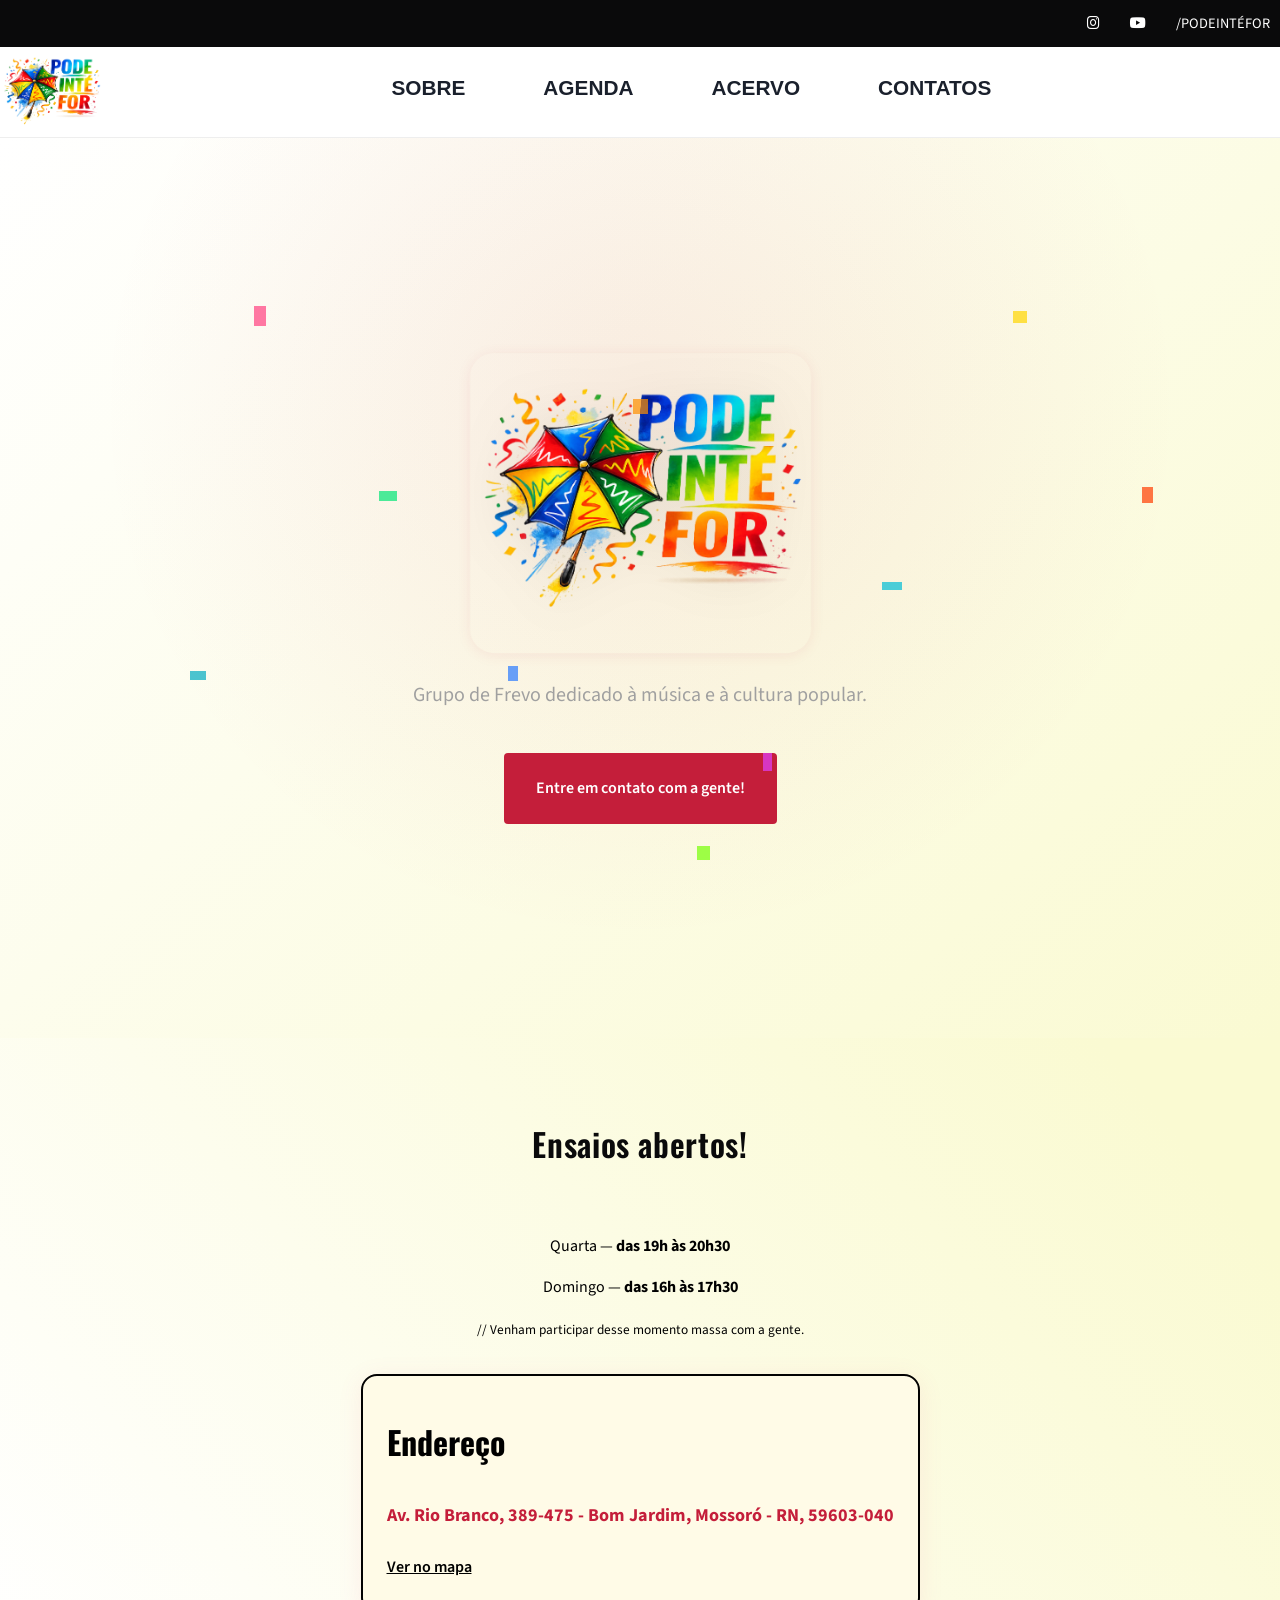
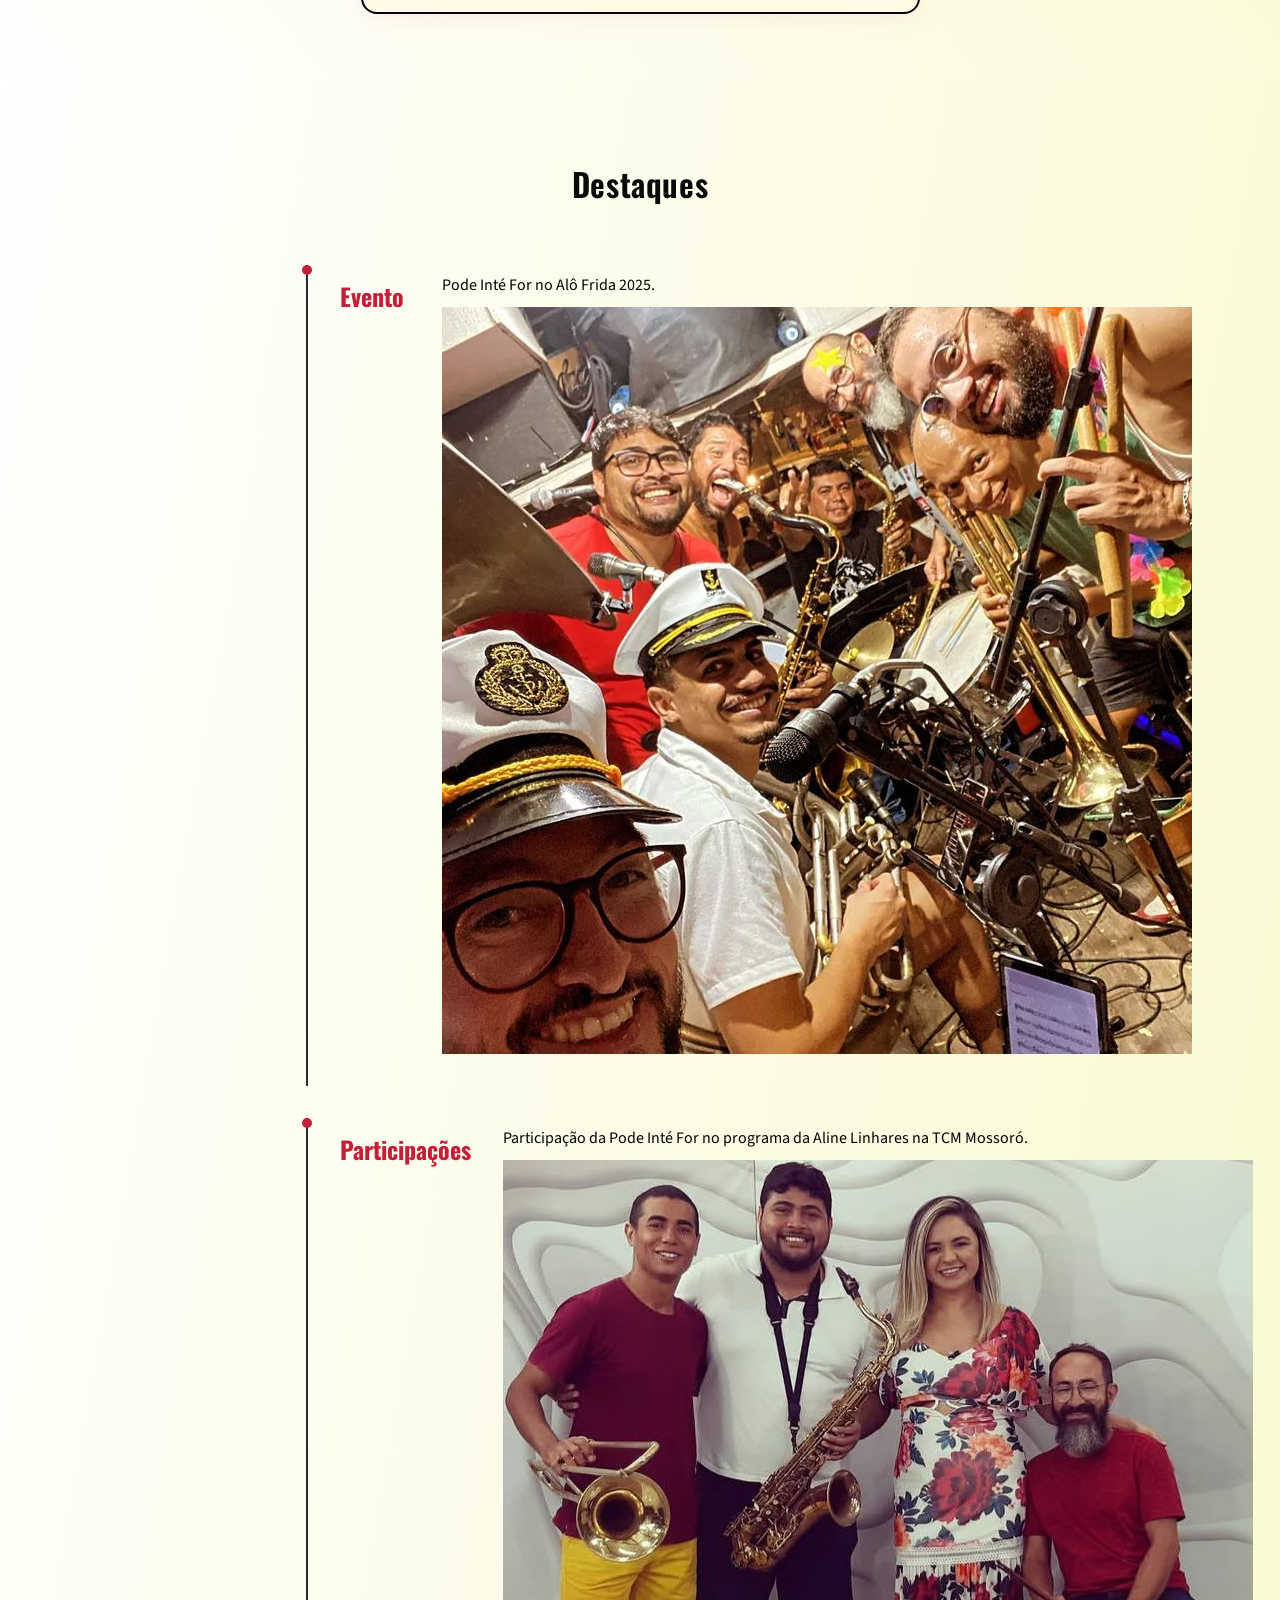
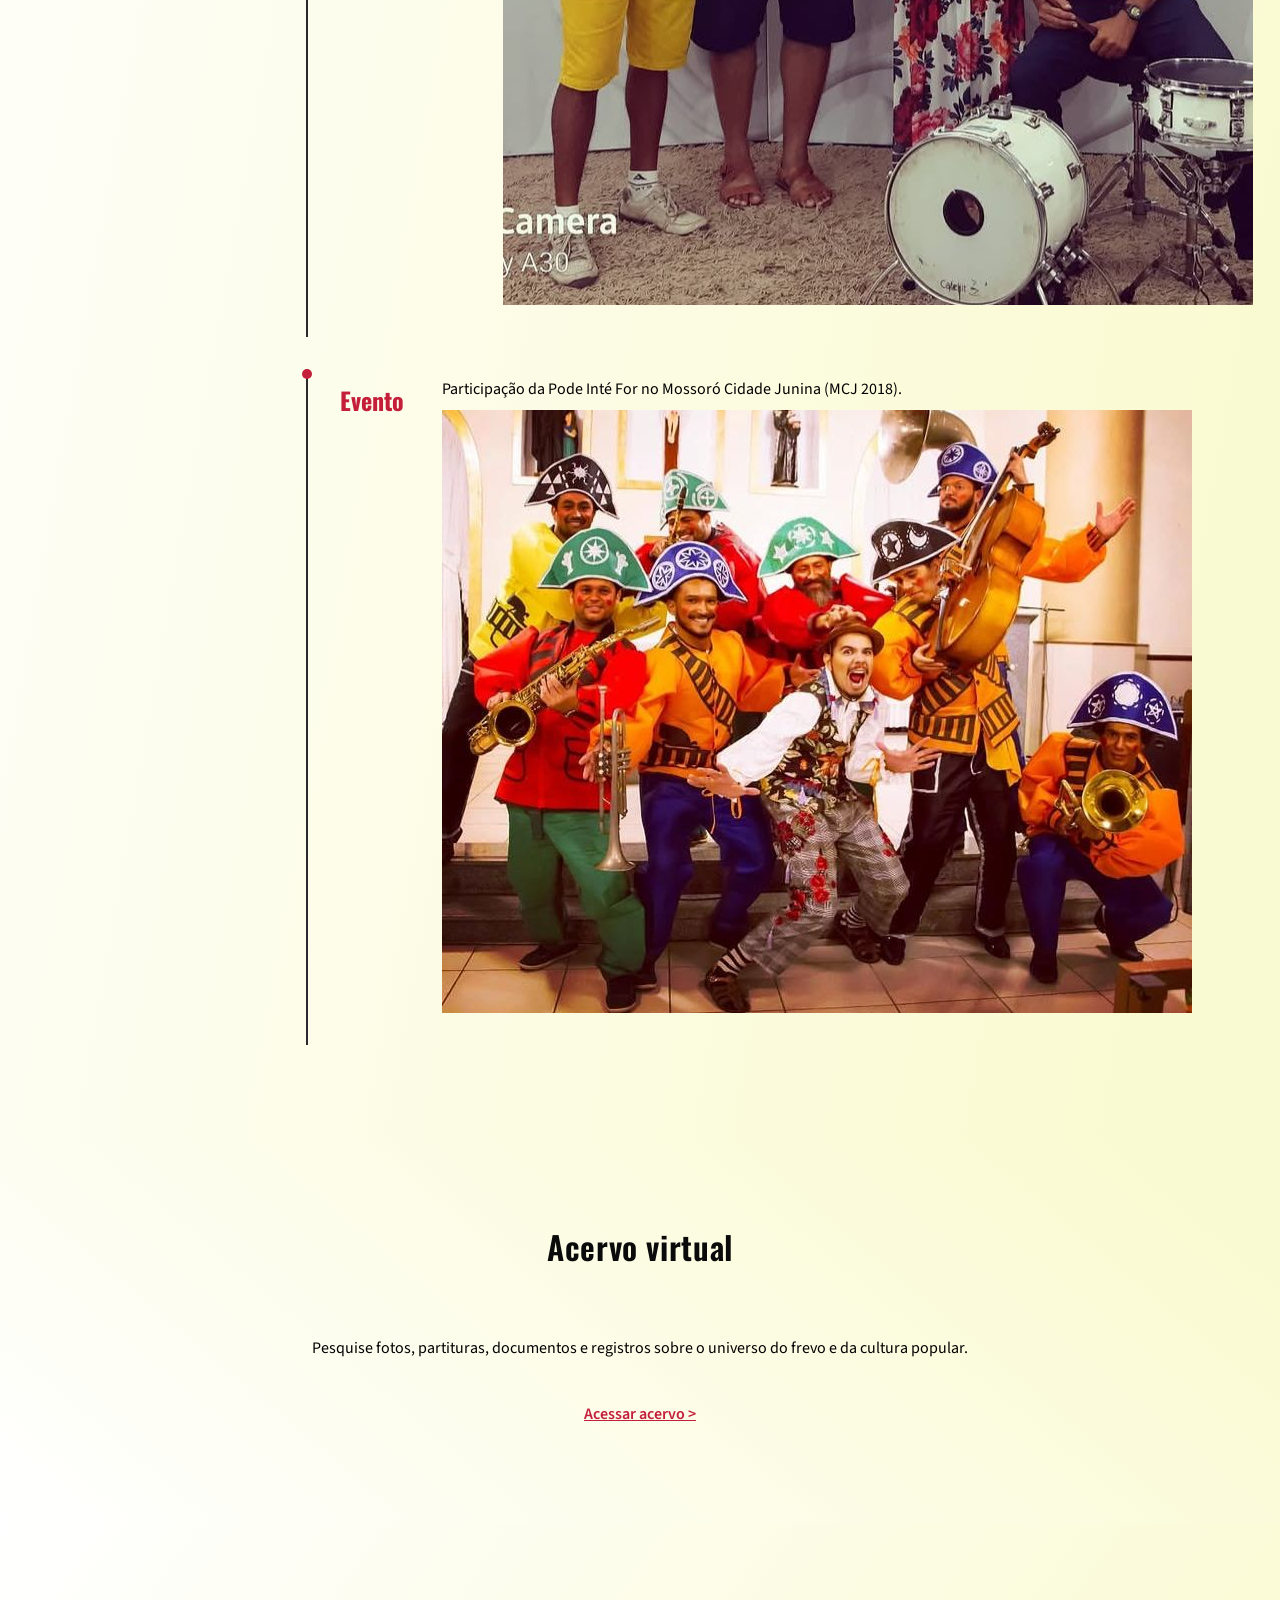
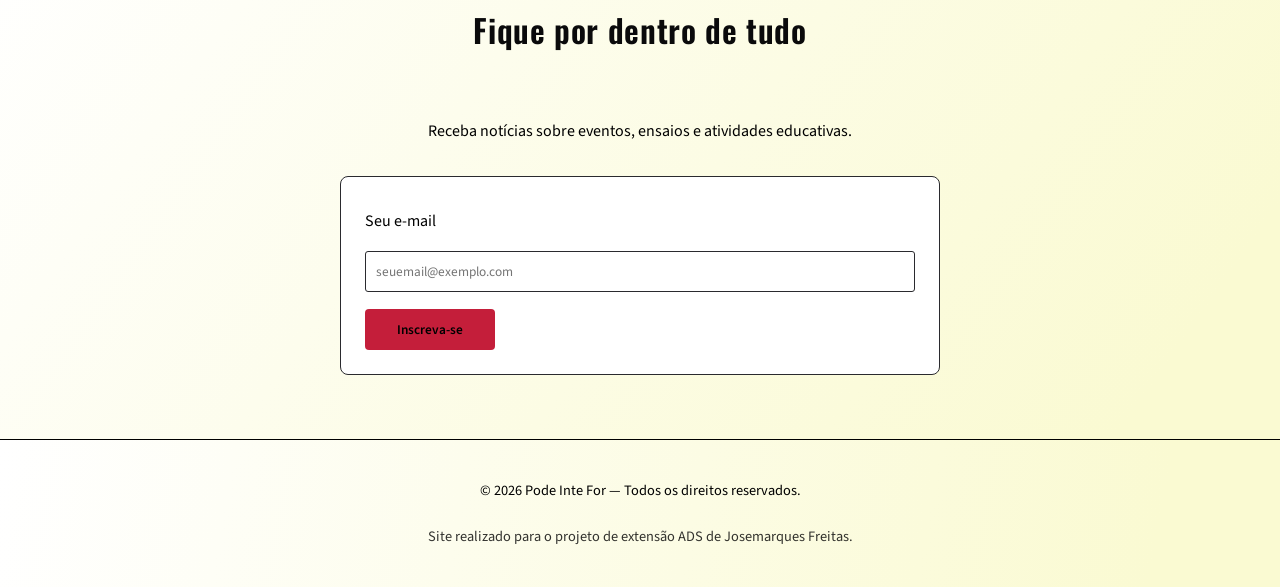
<file: index.html>
<!DOCTYPE html>
<html lang="pt-BR">
<head>
  <meta charset="UTF-8" />
  <meta name="viewport" content="width=device-width, initial-scale=1.0" />
  <title>Pode Inté For — Grupo Referência em Salvaguarda do Frevo</title>

  <!-- Corrigido: caminho da folha de estilos e FontAwesome atualizado -->
  <link rel="stylesheet" href="css/styles.css" />
  <link rel="preconnect" href="https://fonts.googleapis.com" />
  <link rel="preconnect" href="https://fonts.gstatic.com" crossorigin />
  <link href="https://fonts.googleapis.com/css2?family=Oswald:wght@400;500;600;700&family=Source+Sans+3:wght@300;400;500;600;700&display=swap" rel="stylesheet" />
  <link rel="stylesheet" href="https://cdnjs.cloudflare.com/ajax/libs/font-awesome/6.4.2/css/all.min.css"/>
</head>
<body>
  <!-- Loader -->
  <div id="loader" class="loader">
    <div class="loader-spinner"></div>
    <p>Carregando...</p>
  </div>

 

  <!-- Topbar preta com redes sociais -->
  <div class="pif-navbar-topbar">
    <div id="navbar-box">
      <div class="social-icons">
      <a href="https://www.instagram.com/pode.inte.for/" target="_blank" title="Instagram"><i class="fab fa-instagram"></i></a>
      <a href="https://www.youtube.com/user/Josembergdasilvaf" target="_blank" title="YouTube"><i class="fab fa-youtube"></i></a>
      <a class="site-link" href="#">/PODEINTÉFOR</a>
      </div>
    </div>
  </div>

  <audio id="bg-music" loop preload="auto" style="display: none;">
    <source src="audio/aurorafrevoorquestra-faixa-10-0e0144.mp3" type="audio/mpeg" />
    Seu navegador não suporta áudio HTML5.
  </audio>

  <!-- Header / Menu principal moderno e colorido -->
  <header class="header">
    <nav class="nav">
      <a href="#inicio" class="logo">
        <img src="imag/logo.png" alt="Pode Inté For" />
      </a>
      <button class="nav-toggle" aria-label="Abrir menu" aria-expanded="false">
        <span class="bar"></span>
        <span class="bar"></span>
        <span class="bar"></span>
      </button>
      <ul class="nav-menu">
        <li>
          <a href="/sobre/index.html"><span class="icon-circle"><i class="fas fa-home"></i></span><span>SOBRE</span></a>
        </li>
        <li>
          <a href="#agenda"><span class="icon-circle"><i class="fas fa-calendar-alt"></i></span><span>AGENDA</span></a>
        </li>
        <li>
          <a href="/acervo/index.html"><span class="icon-circle"><i class="fas fa-bolt"></i></span><span>ACERVO</span></a>
        </li>
        <li>
          <a href="#contatos"><span class="icon-circle"><i class="fas fa-vr-cardboard"></i></span><span>CONTATOS</span></a>
        </li>
      </ul>
    </nav>
  </header>

  <main>
    <!-- Hero / Início -->
    <section id="inicio" class="hero">
      <div class="hero-overlay"></div>
      <div class="hero-content">
        <img src="imag/logo2.png" alt="Pode Inté For" class="hero-logo2 frevo-dance" style="max-width: 75%;" />
        <p class="hero-tagline">
          Grupo de Frevo dedicado à música e à cultura popular.
        </p>
        <a href="https://api.whatsapp.com/send?phone=%2B5584996082468&token=eyJhbGciOiJFUzI1NiIsInR5cCI6IkpXVCIsImtpZCI6IjEyNSJ9.[base64].HucwAchAIPZe6JsIG6V9w2IYbm8RHFSR2XvW-U0npBKOsLUIkmN_yhXkXijYtr86MV2JnCu9U1DWue3_niLywg&fbclid=IwY2xjawQhO0tleHRuA2FlbQIxMABicmlkETFtWDZPYUhReWFmMmJkTkZtc3J0YwZhcHBfaWQQMjIyMDM5MTc4ODIwMDg5MgABHsZcThmT8_pzdIJtt9HFvBfFA7O4I_PaYKhnpTRdQNj-bX3QWtWngHqbA4Rl_aem_ynWCdNCCgPk6icHVkHAq5Q" class="btn btn-primary">Entre em contato com a gente!</a>
      </div>
    </section>

    <!-- Planeje sua visita -->
    <section id="visitas" class="section agenda-section">
      <div class="container">
        <h2 class="section-title">Ensaios abertos!</h2>

        <p class="section-intro">
          Quarta — <strong>das 19h às 20h30</strong><br />
          Domingo — <strong>das 16h às 17h30</strong><br />
          <small>// Venham participar desse momento massa com a gente.</small>
        </p>

        <div class="agenda-grid">
          <article class="agenda-card">
            <span class="agenda-day">Endereço</span>
            <h3>Av. Rio Branco, 389-475 - Bom Jardim, Mossoró - RN, 59603-040</h3>
            <a
              href="https://maps.app.goo.gl/g8V8R8MTkPXavcyt5"
              target="_blank"
              rel="noopener"
              class="agenda-link"
            >
              Ver no mapa
            </a>
          </article>
        </div>
      </div>
    </section>

    <!-- Destaques -->
    <section id="destaques" class="section timeline-section">
      <div class="container">
        <h2 class="section-title">Destaques</h2>
        <div class="timeline">
          <div class="timeline-item">
            <span class="timeline-year">Evento</span>
            <div class="timeline-content">
              <p>
                Pode Inté For no Alô Frida 2025.
              </p>
              <img src="imag/Festa.jpeg" alt="Alô Frida">
            </div>
          </div>
          <div class="timeline-item">
            <span class="timeline-year">Participações</span>
            <div class="timeline-content">
              <p>
                Participação da Pode Inté For no programa da Aline Linhares na TCM Mossoró.
              </p>
              <img src="imag/TCM.jpeg" alt="TCM">
            </div>
          </div>
          <div class="timeline-item">
            <span class="timeline-year">Evento</span>
            <div class="timeline-content">
              <p>
                Participação da Pode Inté For no Mossoró Cidade Junina (MCJ 2018).
              </p>
              <img src="imag/MCJ.jpeg" alt="MCJ">
            </div>
          </div>
        </div>
      </div>
    </section>

    <!-- Acervo virtual -->
    <section id="acervo" class="section loja-section">
      <div class="container">
        <h2 class="section-title">Acervo virtual</h2>
        <p class="section-intro">
          Pesquise fotos, partituras, documentos e registros sobre o universo do frevo
          e da cultura popular.
        </p>
        <p class="text-center">
          <a
            href="https://acervo.pacodofrevo.org.br/"
            target="_blank"
            rel="noopener"
            class="discografia-link"
          >
            Acessar acervo &gt;
          </a>
        </p>
      </div>
    </section>

    <!-- Newsletter / Novidades -->
    <section id="newsletter" class="section fotos-section">
      <div class="container">
        <h2 class="section-title">Fique por dentro de tudo</h2>
        <p class="section-intro">
          Receba notícias sobre eventos, ensaios e atividades educativas.
        </p>
        <form class="contato-grid newsletter-form">
          <div class="contato-item">
            <label for="email-news" class="newsletter-label">Seu e-mail</label>
            <input
              id="email-news"
              type="email"
              placeholder="seuemail@exemplo.com"
              required
              class="newsletter-input"
            />
            <button type="submit" class="btn btn-primary newsletter-submit">
              Inscreva-se
            </button>
          </div>
        </form>
      </div>
    </section>
  </main>

  <footer class="footer">
    <div class="container">
      <p>© <span id="year"></span> Pode Inte For — Todos os direitos reservados.</p>
      <p class="footer-dev">Site realizado para o projeto de extensão ADS de Josemarques Freitas.</p>
    </div>
  </footer>

  <script src="js/main.js"></script>
</body>
</html>
</file>
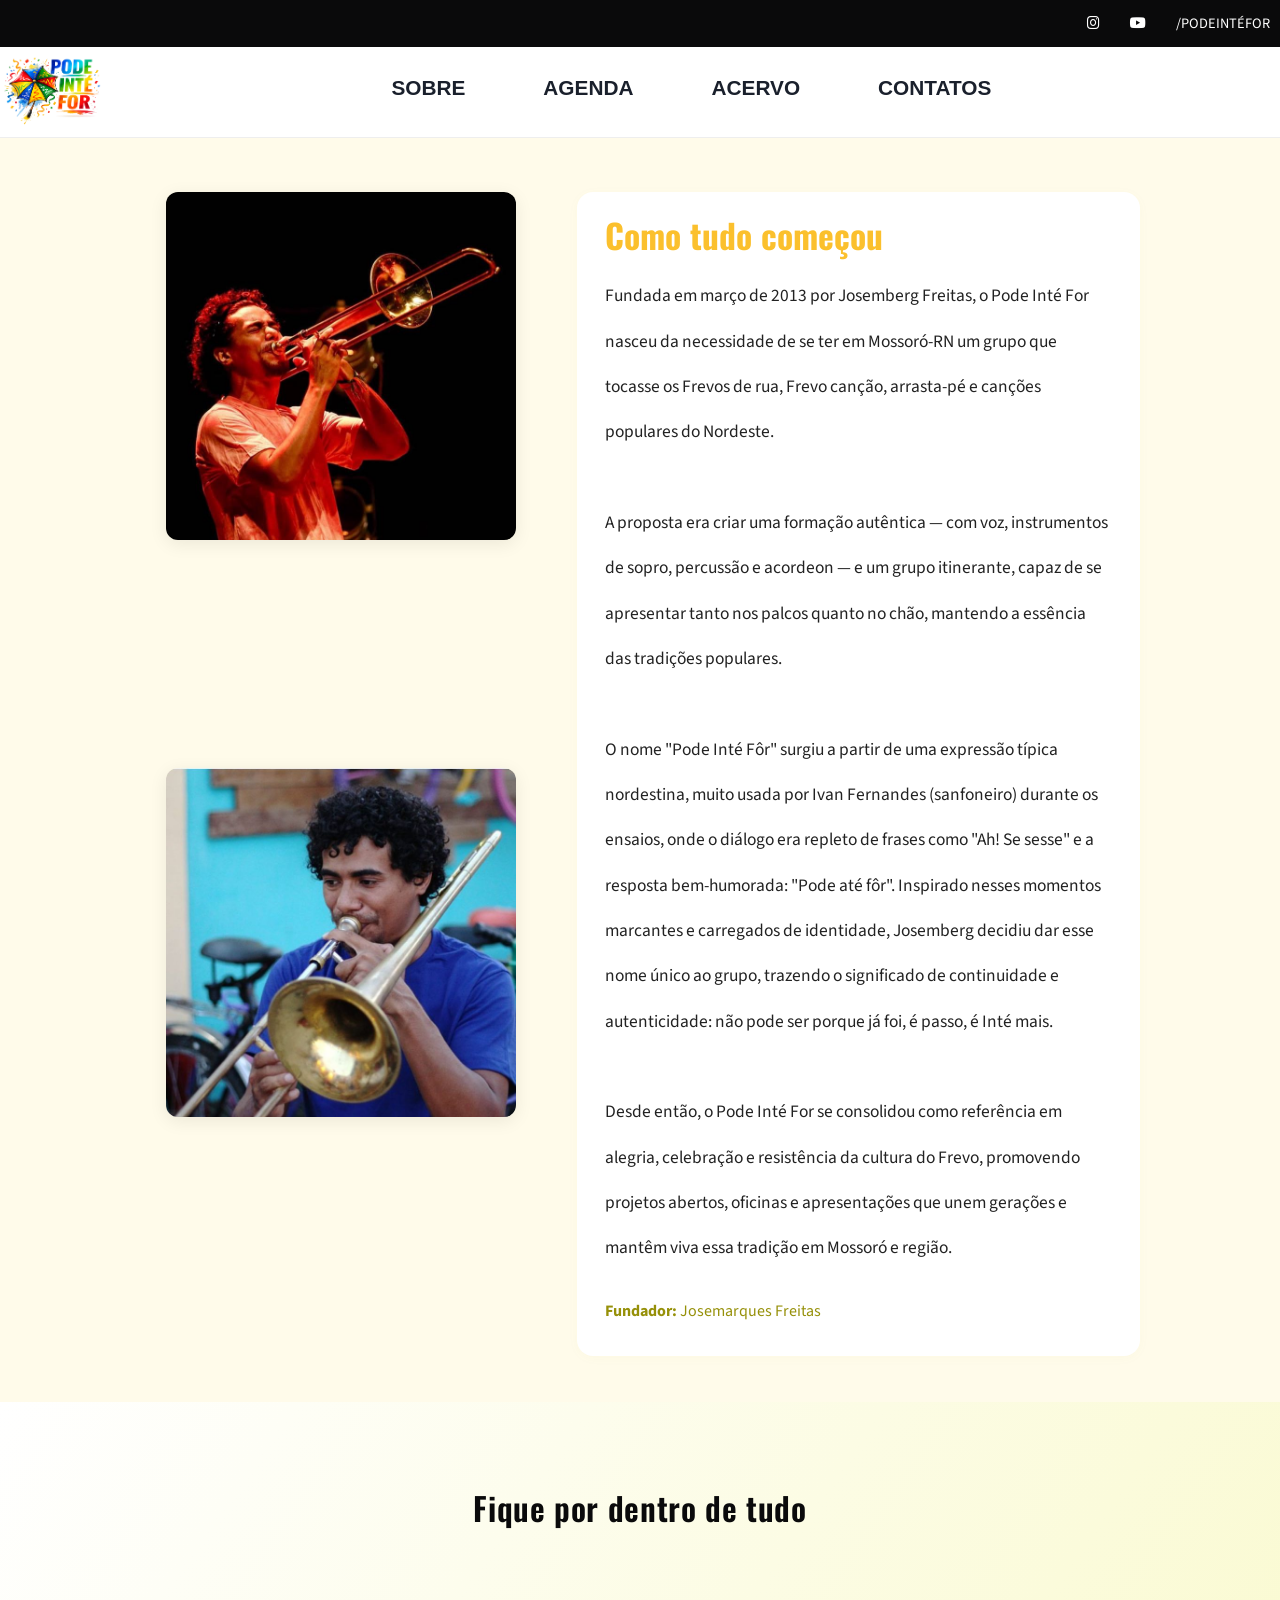
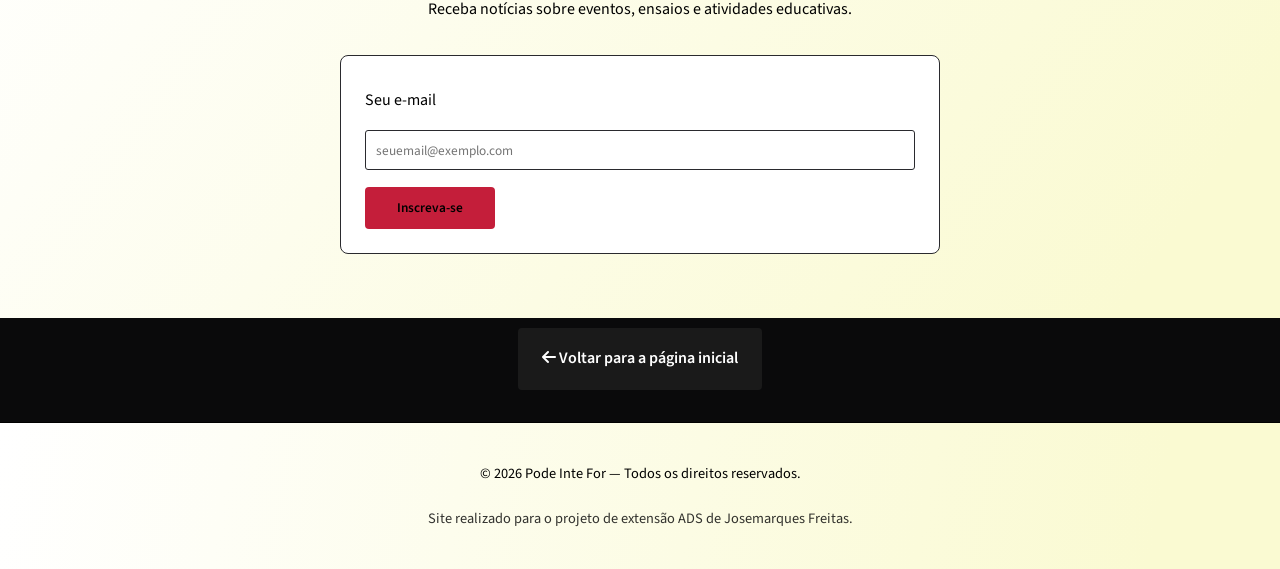
<file: sobre/index.html>
<!DOCTYPE html>
<html lang="pt-BR">
<head>
    <meta charset="UTF-8">
    <meta name="viewport" content="width=device-width, initial-scale=1.0">
    <title>Pode Inté For — Grupo Referência em Salvaguarda do Frevo - SOBRE</title>
    <link href="https://fonts.googleapis.com/css2?family=Oswald:wght@400;500;600;700&family=Source+Sans+3:wght@300;400;500;600;700&display=swap" rel="stylesheet" />
    <link rel="stylesheet" href="https://cdnjs.cloudflare.com/ajax/libs/font-awesome/6.4.2/css/all.min.css"/>
    <link rel="stylesheet" href="/css/styles.css"/>
</head>
<body>
    <!-- Loader -->
    <div id="loader" class="loader">
      <div class="loader-spinner"></div>
      <p>Carregando...</p>
    </div>

    <!-- Topbar preta com redes sociais -->
    <div class="pif-navbar-topbar">
      <div id="navbar-box">
        <div class="social-icons">
          <a href="https://www.instagram.com/pode.inte.for/" target="_blank" title="Instagram"><i class="fab fa-instagram"></i></a>
          <a href="https://www.youtube.com/user/Josembergdasilvaf" target="_blank" title="YouTube"><i class="fab fa-youtube"></i></a>
          <a class="site-link" href="#">/PODEINTÉFOR</a>
        </div>
      </div>
    </div>

    <audio id="bg-music" loop preload="auto" style="display: none;">
      <source src="/audio/aurorafrevoorquestra-faixa-10-0e0144.mp3" type="audio/mpeg" />
      Seu navegador não suporta áudio HTML5.
    </audio>

    <!-- Header / Menu principal moderno e colorido -->
    <header class="header">
      <nav class="nav">
        <a href="#" class="logo" onclick="event.preventDefault(); window.scrollTo({ top: 0, behavior: 'smooth' });">
          <img src="/imag/logo.png" alt="Pode Inté For" />
        </a>
        <button class="nav-toggle" aria-label="Abrir menu" aria-expanded="false">
          <span class="bar"></span>
          <span class="bar"></span>
          <span class="bar"></span>
        </button>
        <ul class="nav-menu">
          <li>
            <a href="/sobre/index.html"><span class="icon-circle"><i class="fas fa-home"></i></span><span>SOBRE</span></a>
          </li>
          <li>
            <a href="/#agenda"><span class="icon-circle"><i class="fas fa-calendar-alt"></i></span><span>AGENDA</span></a>
          </li>
          <li>
            <a href="/acervo/index.html"><span class="icon-circle"><i class="fas fa-bolt"></i></span><span>ACERVO</span></a>
          </li>
          <li>
            <a href="/#contatos"><span class="icon-circle"><i class="fas fa-vr-cardboard"></i></span><span>CONTATOS</span></a>
          </li>
        </ul>
      </nav>
    </header>

    <main>
      <section class="sobre-section">
        <div class="sobre-container">
          <div class="sobre-img-box" style="display: flex; flex-direction: column; align-items: center; gap: 180px;">
            <img src="/imag/Fundador.jpeg" alt="Foto do fundador do Pode Inté For" class="sobre-fundador-img"/>
            <img src="/imag/Fundador 2.jpeg" alt="Fundador com integrantes do grupo" class="sobre-fundador-img" style="margin-top: 48px;" />
          </div>
          <!-- Nova foto adicionada perto do final do texto -->
            
          <div class="sobre-historia-box">
            <h1 class="sobre-title">Como tudo começou</h1>
            <p class="sobre-historia">
              Fundada em março de 2013 por Josemberg Freitas, o Pode Inté For nasceu da necessidade de se ter em Mossoró-RN um grupo que tocasse os Frevos de rua, Frevo canção, arrasta-pé e canções populares do Nordeste.<br><br>
              A proposta era criar uma formação autêntica — com voz, instrumentos de sopro, percussão e acordeon — e um grupo itinerante, capaz de se apresentar tanto nos palcos quanto no chão, mantendo a essência das tradições populares.<br><br>
              O nome "Pode Inté Fôr" surgiu a partir de uma expressão típica nordestina, muito usada por Ivan Fernandes (sanfoneiro) durante os ensaios, onde o diálogo era repleto de frases como "Ah! Se sesse" e a resposta bem-humorada: "Pode até fôr". Inspirado nesses momentos marcantes e carregados de identidade, Josemberg decidiu dar esse nome único ao grupo, trazendo o significado de continuidade e autenticidade: não pode ser porque já foi, é passo, é Inté mais.<br><br>
              Desde então, o Pode Inté For se consolidou como referência em alegria, celebração e resistência da cultura do Frevo, promovendo projetos abertos, oficinas e apresentações que unem gerações e mantêm viva essa tradição em Mossoró e região.
            </p>
            <p class="sobre-fundador-nome"><strong>Fundador:&nbsp;</strong>Josemarques Freitas</p>
          </div>
        </div>
      </section>
    </main>

    <!-- Newsletter / Novidades -->
    <section id="newsletter" class="section fotos-section">
      <div class="container">
        <h2 class="section-title">Fique por dentro de tudo</h2>
        <p class="section-intro">
          Receba notícias sobre eventos, ensaios e atividades educativas.
        </p>
        <form class="contato-grid newsletter-form">
          <div class="contato-item">
            <label for="email-news" class="newsletter-label">Seu e-mail</label>
            <input
              id="email-news"
              type="email"
              placeholder="seuemail@exemplo.com"
              required
              class="newsletter-input"
            />
            <button type="submit" class="btn btn-primary newsletter-submit">
              Inscreva-se
            </button>
          </div>
        </form>
      </div>
    </section>
    
    <div style="text-align:center; margin-bottom: 32px;">
      <a href="/" class="btn btn-secondary" style="display:inline-block; padding:10px 24px; font-size:1rem; border-radius:4px; background:#1a1a1a; color:#fff; text-decoration:none; margin-top: 10px;">
        <i class="fas fa-arrow-left"></i> Voltar para a página inicial
      </a>
    </div>

    <footer class="footer">
      <div class="container">
        <p>© <span id="year"></span> Pode Inte For — Todos os direitos reservados.</p>
        <p class="footer-dev">Site realizado para o projeto de extensão ADS de Josemarques Freitas.</p>
      </div>
    </footer>

    <script src="/js/main.js"></script>
</body>
</html>
</file>
<file: css/styles.css>
/* ===== Reset & Base ===== */
*, *::before, *::after {
  box-sizing: border-box;
  margin: 0;
  padding: 0;
}

:root {
  --color-bg: #0a0a0b;
  --color-bg-card: #141416;
  --color-primary: #c41e3a;
  --color-primary-hover: #e02545;
  --color-text: #f5f5f5;
  --color-text-muted: #a0a0a0;
  --color-border: #2a2a2e;
  --font-display: 'Oswald', sans-serif;
  --font-body: 'Source Sans 3', sans-serif;
}

html {
  scroll-behavior: smooth;
}

body {
  font-family: var(--font-body);
  background: var(--color-bg);
  color: var(--color-text);
  line-height: 2.6;
  overflow-x: hidden;
}

a {
  color: inherit;
  text-decoration: none;
}

ul {
  list-style: none;
  padding: 0;
  margin: 0;
}

/* Regra global para imagens - Remover o max-width */
img {
  height: auto;
  display: block;
}

/* Exemplo: Para aplicar max-width apenas a uma imagem específica, use uma classe */
.hero-logo2 {
  display: block;
  margin: 0 auto 1rem auto;
  max-width: 55%;
  height: 300px;
  filter: drop-shadow(0 4px 24px rgba(0, 0, 0, 0.08));
  border-radius: 1.5rem;
  transition: transform 0.2s cubic-bezier(.4,2,.6,1), box-shadow 0.2s;
  box-shadow: 0 2px 15px rgba(196, 30, 58, 0.08);
}
.hero-logo2:hover,
.hero-logo2:focus {
  transform: scale(1.03) rotate(-1deg);
  box-shadow: 0 4px 32px 0 rgba(196, 30, 58, 0.16),0 8px 38px 0 rgba(0,0,0,.10);
}




/* Agora você pode controlar o max-width por imagem, adicionando/removendo a classe "img-max-width" no HTML */

.container {
  max-width: 1200px;
  margin: 0 auto;
  padding: 0 1.5rem;
}

/* ===== Loader ===== */
.loader {
  position: fixed;
  inset: 0;
  background: var(--color-bg);
  display: flex;
  flex-direction: column;
  align-items: center;
  justify-content: center;
  z-index: 9999;
  transition: opacity 0.5s ease, visibility 0.5s ease;
}

.loader.hidden {
  opacity: 0;
  visibility: hidden;
}

.loader-spinner {
  width: 48px;
  height: 48px;
  border: 3px solid var(--color-border);
  border-top-color: var(--color-primary);
  border-radius: 50%;
  animation: spin 0.8s linear infinite;
}

.loader p {
  margin-top: 1rem;
  font-size: 0.9rem;
  color: var(--color-text-muted);
}

@keyframes spin {
  to { transform: rotate(360deg); }
}

/* ===== Header & Nav ===== */
.header {
  position: sticky;
  top: 0;
  left: 0;
  right: 0;
  width: 100%;
  z-index: 1000;
  background: #fff;
  border-bottom: 1px solid #eee;
}

/* Container dos ícones */
#navbar-box {
  display: flex;
  justify-content: flex-end;
  align-items: center;
  width: 100%;
  padding: 5px 10px;
}

.social-icons {
  display: flex;
  gap: 30px;
  align-items: center;
  justify-content: flex-end;
  width: 100%;
}

.social-icons a {
  color: white;
  text-decoration: none;
  font-size: 0.9rem;
}

.nav {
  width: 100%;
  margin: 0;
  padding: 0;
  display: flex;
  align-items: center;
  height: 90px;
  background: #fff;
}

.logo {
  display: flex;
  align-items: center;
  height: 100%;
  padding: 5px 0;
  margin-left: 0;
  justify-content: flex-start;
}

/* Adiciona espaço flex entre logo e menu para centralizar o menu no desktop */
.nav-menu {
  flex: 1;
}

/* --- Logo imagem permanece igual --- */
.logo img {
  height: 95px;
  width: auto;
  display: block;
  max-height: 113%;
  margin-left: 0;
  padding-left: 0;
}

.nav-toggle {
  display: none;
  flex-direction: column;
  gap: 5px;
  background: none;
  border: none;
  cursor: pointer;
  padding: 5px;
}

.nav-toggle span,
.bar {
  width: 24px;
  height: 2.5px;
  background: #1a202c;
  display: block;
  border-radius: 2px;
  transition: 0.3s;
}

@media (max-width: 992px) {
  .nav-toggle {
    display: flex;
  }
  .nav-menu {
    position: fixed;
    top: 70px;
    left: 0;
    width: 100vw;
    height: calc(100vh - 70px);
    background: var(--color-bg-card);
    flex-direction: column;
    align-items: center;
    justify-content: flex-start;
    gap: 1.5rem;
    padding: 2rem 1.5rem;
    transform: translateY(-100vh);
    opacity: 0;
    visibility: hidden;
    z-index: 1200;
    transition: transform 0.3s, opacity 0.3s, visibility 0.3s;
    border-bottom: 1px solid var(--color-border);
    flex: unset;
  }
  .nav-menu.open {
    transform: translateY(0);
    opacity: 1;
    visibility: visible;
  }
  .nav-menu li a {
    flex-direction: row;
    gap: 12px;
    align-items: center;
    font-size: 1.05rem;
    color: #fff;
    padding: 14px 24px;
    border-radius: 4px;
    transition: background 0.2s, color 0.2s;
    font-family: 'Bebas Neue', sans-serif;
  }
  /* Cores aquarela especiais no hover para Sobre, Agenda, Acervo e Contatos */
  .nav-menu li:nth-child(1) a:hover,
  .nav-menu li:nth-child(1) a:focus {
    color: #00a2e8; /* vermelho aquarela */
    background: rgba(237, 28, 36, 0.07);
  }
  .nav-menu li:nth-child(2) a:hover,
  .nav-menu li:nth-child(2) a:focus {
    color: #39b54a; /* laranja aquarela */
    background: rgba(247, 148, 29, 0.07);
  }
  .nav-menu li:nth-child(3) a:hover,
  .nav-menu li:nth-child(3) a:focus {
    color: #f7941d; /* verde aquarela */
    background: rgba(57, 181, 74, 0.07);
  }
  .nav-menu li:nth-child(4) a:hover,
  .nav-menu li:nth-child(4) a:focus {
    color: #ed1c24; /* azul aquarela */
    background: rgba(0, 162, 232, 0.07);
  }
  .nav-menu li a:hover,
  .nav-menu li a:focus {
    background: rgba(196, 30, 58, 0.14);
    color: var(--color-primary);
  }
  .icon-circle {
    width: 36px;
    height: 36px;
    font-size: 1.1rem;
    margin-bottom: 0;
  }
}

@media (min-width: 993px) {
  .nav {
    display: flex;
    align-items: center;
    justify-content: flex-start;
  }
  .nav-menu {
    display: flex;
    flex-direction: row;
    align-items: center;
    justify-content: center; /* Centraliza os itens do menu */
    gap: 70px;
    position: static;
    background: none;
    height: auto;
    transform: none;
    opacity: 1;
    visibility: visible;
    padding: 0; /* Remove afastamento lateral para centrar realmente */
    flex: 1; /* Ocupa todo o espaço disponível para permitir centralização */
  }
  .nav-menu li a {
    display: flex;
    flex-direction: column; /* stack nome + linha */
    align-items: center;
    padding: 0 0.25em;
    text-decoration: none;
    color: #1a202c;
    transition: color 0.2s;
    font-size: 1rem;
    font-weight: 600;
    font-family: 'Bebas Neue', sans-serif;
    position: relative;
    background: transparent;
  }
  .nav-menu li a span {
    font-size: 1.3rem;
    font-weight: 600;
    text-transform: capitalize;
    margin: 0;
    font-family: 'Bebas Neue', sans-serif;
    position: relative;
    line-height: 1.1;
    z-index: 1;
  }
  /* Linha responsiva sob o texto: só para os nomes do menu principal */
  .nav-menu li a span::after {
    content: '';
    display: block;
    width: 0;
    height: 3px;
    margin: 6px auto 0 auto;
    border-radius: 2px;
    transition: width 0.27s cubic-bezier(.4,1.3,.55,.99), background 0.16s;
    background: transparent;
    /* Cada menu recebe uma cor diferente no hover conforme o item */
  }
  .nav-menu li:nth-child(1) a span::after { background: #00a2e8; }
  .nav-menu li:nth-child(2) a span::after { background: #39b54a; }
  .nav-menu li:nth-child(3) a span::after { background: #f7941d; }
  .nav-menu li:nth-child(4) a span::after { background: #ed1c24; }

  .nav-menu li:nth-child(1) a:hover span::after,
  .nav-menu li:nth-child(1) a:focus span::after,
  .nav-menu li:nth-child(2) a:hover span::after,
  .nav-menu li:nth-child(2) a:focus span::after,
  .nav-menu li:nth-child(3) a:hover span::after,
  .nav-menu li:nth-child(3) a:focus span::after,
  .nav-menu li:nth-child(4) a:hover span::after,
  .nav-menu li:nth-child(4) a:focus span::after {
    width: 100%;
  }

  .nav-menu li a:hover,
  .nav-menu li a:focus {
    color: var(--color-primary);
  }
  /* Cores aquarela especiais no hover para Sobre, Agenda, Acervo e Contatos */
  .nav-menu li:nth-child(1) a:hover,
  .nav-menu li:nth-child(1) a:focus {
    color: #00a2e8; /* vermelho aquarela */
  }
  .nav-menu li:nth-child(2) a:hover,
  .nav-menu li:nth-child(2) a:focus {
    color: #39b54a; /* laranja aquarela */
  }
  .nav-menu li:nth-child(3) a:hover,
  .nav-menu li:nth-child(3) a:focus {
    color: #f7941d; /* verde aquarela */
  }
  .nav-menu li:nth-child(4) a:hover,
  .nav-menu li:nth-child(4) a:focus {
    color: #ed1c24; /* azul aquarela */
  }

  .icon-circle {
    display: none !important;
  }
  .nav-toggle {
    display: none;
  }
}

/* Remove estilos de ícones customizados */
.nav-menu li:nth-child(1) .icon-circle,
.nav-menu li:nth-child(2) .icon-circle,
.nav-menu li:nth-child(3) .icon-circle,
.nav-menu li:nth-child(4) .icon-circle,
.nav-menu li:nth-child(5) .icon-circle,
.nav-menu li a:hover .icon-circle,
.nav-menu li a:focus .icon-circle {
  display: none !important;
}

/* ===== Sections ===== */
.section {
  padding: 4rem 0;
}

.section-title {
  font-family: var(--font-display);
  font-size: 2rem;
  font-weight: 600;
  text-align: center;
  margin-bottom: 2.5rem;
  letter-spacing: 0.02em;
  color: var(--color-bg);
}

.section-intro {
  color: #000;
}


@keyframes frevo-pulse-dance {
  0% { transform: scale(1) rotate(-3deg); filter: brightness(1); }
  10% { transform: scale(1.08) rotate(3deg); filter: brightness(1.1); }
  20% { transform: scale(1.1) rotate(-6deg); }
  30% { transform: scale(1.13) rotate(4deg);}
  40% { transform: scale(0.98) rotate(-2deg);}
  50% { transform: scale(1.1) rotate(0deg);}
  60% { transform: scale(1.15) rotate(6deg);}
  70% { transform: scale(1.05) rotate(-4deg);}
  80% { transform: scale(1.1) rotate(2deg);}
  90% { transform: scale(1.08) rotate(-2deg); filter: brightness(1.08);}
  100% { transform: scale(1) rotate(0deg); filter: brightness(1);}
}
.frevo-dance {
  animation: frevo-pulse-dance 1.2s infinite cubic-bezier(.3, .6, .5, 1.2);
  will-change: transform, filter;
  transform-origin: 53% 90%; /* Pivô da dança no chão, sensível p/ logo */
}

/* ===== Hero ===== */
.hero {
  min-height: 100vh;
  display: flex;
  align-items: center;
  justify-content: center;
  position: relative;
  background: linear-gradient(135deg, #fff 0%, #fafad2 100%);
  overflow: hidden;
}

/* CAMADA PRINCIPAL */
.hero::before {
  content: "";
  position: absolute;
  top: -100vh;
  left: 0;
  width: 100%;
  height: 200vh;
  pointer-events: none;
  z-index: 2;

  background-image:
    linear-gradient(#f44336 100%, transparent 0),
    linear-gradient(#a7ffeb 100%, transparent 0),
    linear-gradient(#fbc02d 100%, transparent 0),
    linear-gradient(#009688 100%, transparent 0),
    linear-gradient(#4caf50 100%, transparent 0),
    linear-gradient(#9c27b0 100%, transparent 0),
    linear-gradient(#2196f3 100%, transparent 0),
    linear-gradient(#ff9800 100%, transparent 0),
    linear-gradient(#e91e63 100%, transparent 0),
    linear-gradient(#ffeb3b 100%, transparent 0),
    linear-gradient(#03a9f4 100%, transparent 0),
    linear-gradient(#8bc34a 100%, transparent 0),
    linear-gradient(#ff5722 100%, transparent 0),
    linear-gradient(#607d8b 100%, transparent 0),
    linear-gradient(#ff4081 100%, transparent 0),
    linear-gradient(#00e676 100%, transparent 0),
    linear-gradient(#2979ff 100%, transparent 0),
    linear-gradient(#ff9100 100%, transparent 0),
    linear-gradient(#e040fb 100%, transparent 0),
    linear-gradient(#00bcd4 100%, transparent 0),
    linear-gradient(#ff1744 100%, transparent 0),
    linear-gradient(#cddc39 100%, transparent 0),
    linear-gradient(#673ab7 100%, transparent 0),
    linear-gradient(#ffc107 100%, transparent 0),
    linear-gradient(#3f51b5 100%, transparent 0),
    linear-gradient(#ff6f00 100%, transparent 0),
    linear-gradient(#0091ea 100%, transparent 0),
    linear-gradient(#00c853 100%, transparent 0),
    linear-gradient(#aa00ff 100%, transparent 0),
    linear-gradient(#ffab00 100%, transparent 0);

  background-position:
    5% 5%, 10% 12%, 15% 15%, 20% 18%, 25% 10%, 30% 20%, 35% 5%,
    40% 15%, 45% 8%, 50% 18%, 55% 12%, 60% 20%, 65% 10%, 70% 22%,
    75% 5%, 80% 15%, 85% 8%, 90% 18%, 95% 10%, 12% 30%, 22% 35%,
    32% 28%, 42% 40%, 52% 32%, 62% 38%, 72% 30%, 82% 35%, 92% 28%,
    18% 45%, 68% 42%;

  background-size:
    10px 18px, 12px 10px, 8px 15px, 14px 9px, 10px 12px, 15px 10px, 9px 20px,
    11px 16px, 13px 8px, 10px 14px, 13px 13px, 7px 18px, 16px 10px, 12px 18px,
    9px 14px, 11px 16px, 8px 13px, 14px 10px, 12px 12px, 10px 17px,
    15px 9px, 9px 19px, 13px 11px, 10px 15px, 16px 8px, 12px 16px,
    14px 12px, 8px 14px, 11px 17px, 13px 10px;

  background-repeat: no-repeat;

  animation: confetti-fall 3s linear infinite;
}

/* CAMADA EXTRA */
.hero::after {
  content: "";
  position: absolute;
  top: -100vh;
  left: 0;
  width: 100%;
  height: 200vh;
  pointer-events: none;
  z-index: 2;

  background-image:
    linear-gradient(#ff4081 100%, transparent 0),
    linear-gradient(#00e676 100%, transparent 0),
    linear-gradient(#2979ff 100%, transparent 0),
    linear-gradient(#ff9100 100%, transparent 0),
    linear-gradient(#e040fb 100%, transparent 0),
    linear-gradient(#00bcd4 100%, transparent 0),
    linear-gradient(#ffd600 100%, transparent 0),
    linear-gradient(#ff3d00 100%, transparent 0),
    linear-gradient(#00acc1 100%, transparent 0),
    linear-gradient(#76ff03 100%, transparent 0);

  background-position:
    20% 60%, 30% 70%, 40% 80%, 50% 65%, 60% 85%,
    70% 75%, 80% 60%, 90% 70%, 15% 80%, 55% 90%;

  background-size:
    12px 20px, 18px 10px, 10px 15px, 15px 15px, 9px 18px,
    20px 8px, 14px 12px, 11px 16px, 16px 9px, 13px 14px;

  background-repeat: no-repeat;

  animation: confetti-fall 4s linear infinite;
  opacity: 0.7;
}

/* ANIMAÇÃO */
@keyframes confetti-fall {

  0% {
    background-position:
      5% 5%, 10% 12%, 15% 15%, 20% 18%, 25% 10%, 30% 20%, 35% 5%,
      40% 15%, 45% 8%, 50% 18%, 55% 12%, 60% 20%, 65% 10%, 70% 22%,
      75% 5%, 80% 15%, 85% 8%, 90% 18%, 95% 10%, 12% 30%, 22% 35%,
      32% 28%, 42% 40%, 52% 32%, 62% 38%, 72% 30%, 82% 35%, 92% 28%,
      18% 45%, 68% 42%;
  }

  100% {
    background-position:
      5% 105%, 10% 112%, 15% 115%, 20% 118%, 25% 110%, 30% 120%, 35% 105%,
      40% 115%, 45% 108%, 50% 118%, 55% 112%, 60% 120%, 65% 110%, 70% 122%,
      75% 105%, 80% 115%, 85% 108%, 90% 118%, 95% 110%, 12% 130%, 22% 135%,
      32% 128%, 42% 140%, 52% 132%, 62% 138%, 72% 130%, 82% 135%, 92% 128%,
      18% 145%, 68% 142%;
  }

}

.hero-overlay {
  position: absolute;
  inset: 0;
  background: radial-gradient(ellipse at 50% 30%, rgba(196, 30, 58, 0.08) 0%, transparent 60%);
  pointer-events: none;
}

.hero-content {
  position: relative;
  z-index: 2;
  text-align: center;
}


@keyframes aquarela-gradient-move {
  to {
    background-position: -200% center;
  }
}

.hero-tagline {
  font-size: 1.25rem;
  color: var(--color-text-muted);
  margin-bottom: 2rem;
}



@media (max-width: 768px) {
  #navbar-box {
    justify-content: center;
  }
}

.btn {
  display: inline-block;
  padding: 0.9rem 2rem;
  font-family: var(--font-body);
  font-weight: 600;
  border-radius: 4px;
  transition: background 0.2s, transform 0.2s;
  border: none;
  cursor: pointer;
}

.btn-primary {
  background: var(--color-primary);
  color: #fff;
}

.btn-primary:hover,
.btn-primary:focus {
  background: var(--color-primary-hover);
  transform: translateY(-2px);
}

/* ===== Agenda ===== */
.agenda-section {
  background: linear-gradient(50deg, #fff 0%, #fafad2 90%);
}

.agenda-tabs {
  display: flex;
  justify-content: center;
  gap: 0.5rem;
  margin-bottom: 2rem;
  flex-wrap: wrap;
  background: linear-gradient(90deg, #f44336 0%, #fbc02d 33%, #00bcd4 66%, #4caf50 100%);
  border-radius: 12px;
  padding: 0.4rem 0.5rem;
}

.agenda-tab {
  padding: 0.6rem 1.2rem;
  font-family: var(--font-body);
  font-weight: 600;
  background: #fefefe;
  color: #ca007a; /* vibrante, alegre */
  border: 2px solid #fff176; /* amarelo frevo destacando a borda */
  border-radius: 6px;
  cursor: pointer;
  transition: 
    background 0.2s, 
    color 0.2s, 
    border-color 0.2s, 
    box-shadow 0.2s;
  box-shadow: 0 0.5px 4px 0 rgba(222,44,74,0.07);
}
.agenda-tab:hover,
.agenda-tab:focus {
  color: #f44336;
  background: #fff59d; /* amarelo leve no hover */
  border-color: #f44336;
  box-shadow: 0 2px 10px 0 rgba(252, 176, 36, 0.22);
}
.agenda-tab.active {
  background: linear-gradient(90deg, #f44336 0%, #fbc02d 100%);
  color: #fff;
  border-color: #c41e3a;
  box-shadow: 0 2px 18px 0 rgba(255, 0, 95, 0.19);
}

.agenda-grid {
  display: flex;
  grid-template-columns: repeat(auto-fill, minmax(260px, 1fr));
  gap: 2rem;
  justify-items: center;
  justify-content: center;
}

.agenda-card {
  background: #fffbe7;
  border: 2px solid #020202;
  border-radius: 16px;
  padding: 1.5rem;
  box-shadow: 0 4px 24px 0 rgba(231, 84, 128, 0.10);
  transition: border-color 0.2s, transform 0.2s, box-shadow 0.2s;
}

.agenda-card:hover {
  border-color: #e040fb;
  box-shadow: 0 8px 24px 0 rgba(39, 198, 183, 0.17);
  transform: translateY(-4px) scale(1.03) rotate(-1deg);
}

.agenda-card.hidden {
  display: none;
}

.agenda-day {
  display: block;
  font-family: var(--font-display);
  font-size: 2rem;
  font-weight: 900;
  color: #f44336;
  margin-bottom: 0.5rem;
  background: linear-gradient(90deg, #000000 40%, #ff4081 100%);
  -webkit-background-clip: text;
  -webkit-text-fill-color: transparent;
  background-clip: text;
}

.agenda-card h3 {
  font-size: 1.13rem;
  font-weight: 700;
  margin-bottom: 0.5rem;
  color: #c41e3a;
}

.agenda-link {
  font-size: 1rem;
  color: #000000;
  text-decoration: underline;
  font-weight: 600;
  cursor: pointer;
  transition: color 0.18s;
}
.agenda-link:hover,
.agenda-link:focus {
  color: #f44336;
}

/* ===== Timeline ===== */
.timeline-section {
  background: linear-gradient(100deg, #fff 0%, #fafad2 90%);
}

.timeline {
  max-width: 700px;
  margin: 0 auto;
}

.timeline-item {
  display: flex;
  gap: 2rem;
  margin-bottom: 2rem;
  padding-bottom: 2rem;
  border-left: 2px solid var(--color-border);
  padding-left: 2rem;
  margin-left: 1rem;
  position: relative;
}

.timeline-item::before {
  content: '';
  position: absolute;
  left: -6px;
  top: 0;
  width: 10px;
  height: 10px;
  background: var(--color-primary);
  border-radius: 50%;
}

.timeline-year {
  font-family: var(--font-display);
  font-size: 1.5rem;
  font-weight: 700;
  color: var(--color-primary);
  flex-shrink: 0;
  min-width: 70px;
}

.timeline-content p {
  color: #000000;
}

/* ===== Discografia ===== */
.discografia-section {
  background: var(--color-bg-card);
}

.discografia-link {
  display: inline-block;
  margin-bottom: 1.5rem;
  font-weight: 600;
  color: var(--color-primary);
  text-decoration: underline;
}
.discografia-link:hover,
.discografia-link:focus {
  color: var(--color-primary-hover);
}

.discografia-list {
  display: grid;
  grid-template-columns: repeat(auto-fill, minmax(200px, 1fr));
  gap: 0.75rem;
  padding: 0;
}

.discografia-list li {
  padding: 0.75rem 1rem;
  background: var(--color-bg);
  border: 1px solid var(--color-border);
  border-radius: 4px;
  list-style: none;
}

/* ===== Loja ===== */
.loja-section {
  background: linear-gradient(40deg, #fff 0%, #fafad2 90%);
}

.loja-grid {
  display: grid;
  grid-template-columns: repeat(auto-fill, minmax(240px, 1fr));
  gap: 1.5rem;
}

.loja-card {
  background: var(--color-bg-card);
  border: 1px solid var(--color-border);
  border-radius: 8px;
  overflow: hidden;
  transition: border-color 0.2s, transform 0.2s;
}

.loja-card:hover {
  border-color: var(--color-primary);
  transform: translateY(-4px);
}

.loja-image {
  aspect-ratio: 1;
  background: linear-gradient(145deg, #1e1e22 0%, #2a2a2e 100%);
  width: 100%;
  display: block;
}

.loja-card h3 {
  padding: 1rem 1rem 0.5rem;
  font-size: 1rem;
  font-weight: 600;
}

.loja-preco {
  padding: 0 1rem 1rem;
  font-size: 1.1rem;
  font-weight: 700;
  color: var(--color-primary);
}

/* ===== Fotos & Eventos ===== */
.fotos-section {
  background: linear-gradient(125deg, #fff 0%, #fafad2 90%);
}

.fotos-categories {
  display: grid;
  grid-template-columns: repeat(auto-fill, minmax(180px, 1fr));
  gap: 1rem;
  margin-bottom: 2rem;
  padding: 0;
}

.foto-category {
  text-align: center;
}

.foto-category-image {
  aspect-ratio: 1;
  background: linear-gradient(145deg, #1e1e22 0%, #2a2a2e 100%);
  border-radius: 8px;
  margin-bottom: 0.5rem;
  width: 100%;
  display: block;
}

.foto-category span {
  font-size: 0.9rem;
  color: var(--color-text-muted);
}

/* Galeria */
.fotos-gallery {
  display: grid;
  grid-template-columns: repeat(auto-fill, minmax(160px, 1fr));
  gap: 1rem;
  padding: 0;
}

.gallery-item {
  aspect-ratio: 1;
  background: var(--color-bg);
  border-radius: 8px;
  border: 1px solid var(--color-border);
}

/* ===== Contato ===== */
.contato-section {
  background: white;
}

.contato-section {
  display: flex;
  justify-content: center;
  align-items: center;
  min-height: 60vh;
  /* Garante centralização vertical e horizontal */
}

.contato-grid {
  justify-items: center;
  align-items: center;
  justify-content: center;
}

.contato-item {
  color: white;
  padding: 1.5rem;
  background: #fff;
  border: 1px solid var(--color-border);
  border-radius: 8px;
}

.contato-item h4 {
  font-family: var(--font-display);
  font-size: 1.1rem;
  margin-bottom: 0.75rem;
  color: var(--color-primary);
}

.contato-item p {
  margin-bottom: 0.25rem;
  font-size: 0.95rem;
}

.contato-item a {
  color: var(--color-text-muted);
  transition: color 0.2s;
}

.contato-item a:hover {
  color: white;
}

/* ===== Footer ===== */
.footer {
  padding: 2rem 1.5rem;
  background: linear-gradient(100deg, #fff 0%, #fafad2 90%);
  border-top: 1px solid black;
  text-align: center;
}

.footer p {
  font-size: 0.9rem;
  color: black;
}

.footer-dev {
  margin-top: 0.5rem;
  font-size: 0.8rem;
  opacity: 0.8;
}

/* ===== Utilitários / Layout específico da página ===== */
.section-intro {
  text-align: center;
  margin-bottom: 1.5rem;
}

.text-center {
  text-align: center;
}

.newsletter-form {
  max-width: 600px;
  margin: 0 auto;
}

.newsletter-label {
  display: block;
  margin-bottom: 0.5rem;
  color: #000;
}

.newsletter-input {
  width: 100%;
  padding: 0.6rem;
  border-radius: 3px;
  border: 1px solid var(--color-border);
  color: #000;
  background: white;
  font-family: var(--font-body);
}

.newsletter-submit {
  margin-top: 1rem;
  padding: 0.7rem 2rem;
  background: var(--color-primary);
  color: #000000;
  border: none;
  border-radius: 4px;
  font-family: var(--font-body);
  font-weight: 600;
  cursor: pointer;
  transition: background 0.18s, transform 0.18s;
}
.newsletter-submit:hover,
.newsletter-submit:focus {
  background: var(--color-primary-hover);
  color: #000;
}


/* CSS da Seção "Sobre" */
.sobre-section {
  background: #fffbea;
  padding: 54px 0 46px 0;
}

.sobre-container {
  display: flex;
  justify-content: center;
  align-items: flex-start;
  gap: 36px;
  max-width: 1000px;
  margin: 0 auto;
  flex-wrap: wrap;
}

.sobre-img-box {
  flex: 1 1 300px;
  display: flex;
  justify-content: center;
  align-items: center;
  min-width: 220px;
}

.sobre-fundador-img {
  width: 100%;
  max-width: 350px;
  border-radius: 12px;
  box-shadow: 0 4px 18px rgba(0,0,0,0.08);
  display: block;
}


.sobre-historia-box {
  flex: 2 1 360px;
  background: #fff;
  border-radius: 16px;
  box-shadow: 0 2px 12px rgba(170,170,40,0.03);
  padding: 24px 28px;
  min-width: 290px;
}

.sobre-title {
  font-family: 'Oswald', sans-serif;
  font-size: 2.1rem;
  color: #fbc02d;
  margin-bottom: 18px;
  margin-top: 0;
  line-height: 1.16;
}

.sobre-historia {
  color: #222;
  font-size: 1.09rem;
  margin-bottom: 20px;
  margin-top: 0;
}

.sobre-fundador-nome {
  font-size: 1rem;
  color: #969009;
  margin-bottom: 0;
  margin-top: 8px;
}

@media (max-width: 850px) {
  .sobre-container {
    flex-direction: column;
    gap: 28px;
    align-items: stretch;
  }
  .sobre-historia-box, .sobre-img-box {
    min-width: 0;
  }
}

/* CSS da Seção "Acervo" */
.acervo-albuns-section {
  background: white;
  padding: 40px 0 0 0;
}
.albuns-grid {
  display: grid;
  grid-template-columns: repeat(3, 1fr);
  gap: 32px;
  margin-top: 36px;
}
.album-card {
  display: flex;
  flex-direction: column;
  align-items: stretch;
  background: #fff;
  border-radius: 16px;
  box-shadow: 0 4px 22px 0 rgba(252, 252, 252, 0.09);
  overflow: hidden;
  text-decoration: none;
  transition: transform 0.22s cubic-bezier(.4,1.08,.86,1.19), box-shadow 0.20s;
  cursor: pointer;
  position: relative;
  border: 2px solid #e6db8b; /* borda visível (exemplo: dourado pastel) */
}
.album-card:hover {
  box-shadow: 0 8px 32px 0 rgba(60,24,150,0.16);
  transform: translateY(-10px) scale(1.035);
  z-index: 1;
  border-color: #968602; /* reforça a borda no hover */
}
.album-thumb {
  background-size: cover;
  background-position: center;
  height: 210px;
  display: block;
}
.album-info {
  padding: 20px 18px 16px 18px;
}
.album-title {
  margin: 0 0 8px 0;
  font-size: 1.25rem;
  font-weight: 700;
  color: #2c2250;
  font-family: 'Oswald', 'Arial', sans-serif;
}
.album-desc {
  margin: 0;
  font-size: 1rem;
  color: #444;
  font-family: 'Source Sans 3', 'Arial', sans-serif;
}
@media (max-width: 900px) {
  .albuns-grid {
    grid-template-columns: 1fr 1fr;
  }
}
@media (max-width: 600px) {
  .albuns-grid {
    grid-template-columns: 1fr;
  }
  .album-thumb {
    height: 160px;
  }
}
</file>
